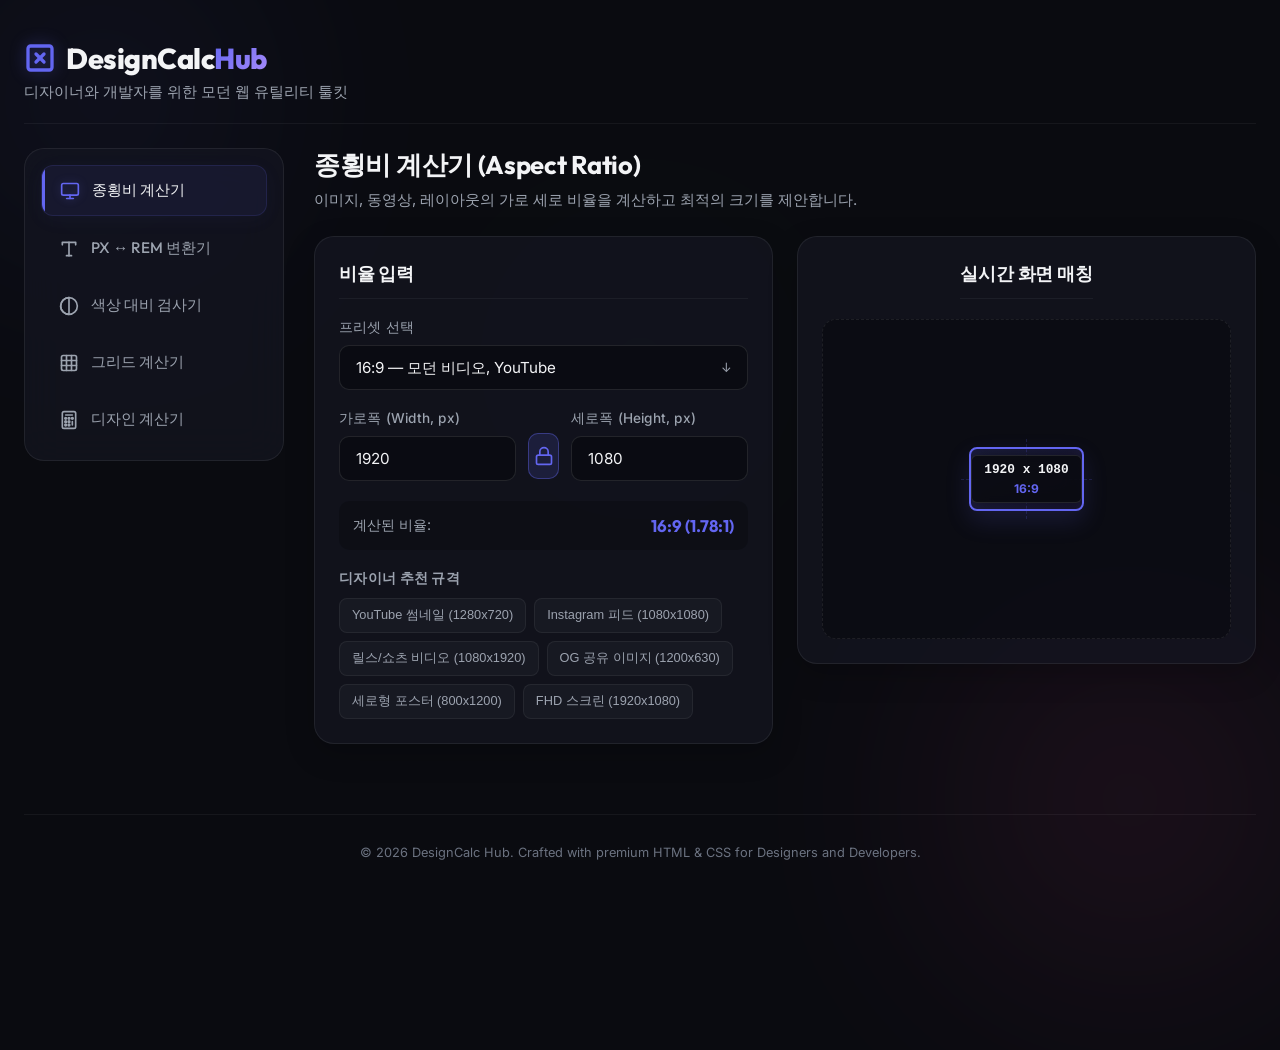
<file: index.html>
<!DOCTYPE html>
<html lang="ko">
<head>
  <meta charset="UTF-8">
  <meta name="viewport" content="width=device-width, initial-scale=1.0">
  <title>DesignCalc Hub - 디자이너를 위한 올인원 계산기</title>
  <meta name="description" content="종횡비, PX-REM 변환, 색상 대비 검사, 그리드 레이아웃, 디자인 사칙연산을 지원하는 웹 디자이너 및 퍼블리셔용 프리미엄 유틸리티 툴킷">
  <!-- Google Fonts: Outfit & Inter -->
  <link rel="preconnect" href="https://fonts.googleapis.com">
  <link rel="preconnect" href="https://fonts.gstatic.com" crossorigin>
  <link href="https://fonts.googleapis.com/css2?family=Inter:wght@300;400;500;600;700&family=Outfit:wght@300;400;500;600;700;800&display=swap" rel="stylesheet">
  <link rel="stylesheet" href="styles.css">
</head>
<body>
  <!-- Ambient Moving Blobs -->
  <div class="blobblob blob-1"></div>
  <div class="blobblob blob-2"></div>
  <div class="blobblob blob-3"></div>

  <div class="app-container">
    <!-- Header -->
    <header class="app-header">
      <div class="logo">
        <svg class="logo-icon" viewBox="0 0 24 24" fill="none" stroke="currentColor" stroke-width="2.5" stroke-linecap="round" stroke-linejoin="round">
          <rect x="3" y="3" width="18" height="18" rx="2" ry="2"/>
          <line x1="9" y1="9" x2="15" y2="15"/>
          <line x1="15" y1="9" x2="9" y2="15"/>
        </svg>
        <h1>DesignCalc<span>Hub</span></h1>
      </div>
      <p class="subtitle">디자이너와 개발자를 위한 모던 웹 유틸리티 툴킷</p>
    </header>

    <!-- Main Workspace -->
    <div class="workspace">
      <!-- Sidebar Navigation -->
      <nav class="sidebar">
        <ul class="nav-list">
          <li class="nav-item active" data-tab="aspect-ratio">
            <svg class="nav-icon" viewBox="0 0 24 24" fill="none" stroke="currentColor" stroke-width="2" stroke-linecap="round" stroke-linejoin="round">
              <rect x="2" y="3" width="20" height="14" rx="2" ry="2"/>
              <line x1="8" y1="21" x2="16" y2="21"/>
              <line x1="12" y1="17" x2="12" y2="21"/>
            </svg>
            <span>종횡비 계산기</span>
          </li>
          <li class="nav-item" data-tab="px-rem">
            <svg class="nav-icon" viewBox="0 0 24 24" fill="none" stroke="currentColor" stroke-width="2" stroke-linecap="round" stroke-linejoin="round">
              <polyline points="4 7 4 4 20 4 20 7"/>
              <line x1="9" y1="20" x2="15" y2="20"/>
              <line x1="12" y1="4" x2="12" y2="20"/>
            </svg>
            <span>PX ↔ REM 변환기</span>
          </li>
          <li class="nav-item" data-tab="contrast">
            <svg class="nav-icon" viewBox="0 0 24 24" fill="none" stroke="currentColor" stroke-width="2" stroke-linecap="round" stroke-linejoin="round">
              <circle cx="12" cy="12" r="10"/>
              <path d="M12 2a10 10 0 0 0-10 10v1a10 10 0 0 0 10 9v-20z"/>
            </svg>
            <span>색상 대비 검사기</span>
          </li>
          <li class="nav-item" data-tab="grid">
            <svg class="nav-icon" viewBox="0 0 24 24" fill="none" stroke="currentColor" stroke-width="2" stroke-linecap="round" stroke-linejoin="round">
              <rect x="3" y="3" width="18" height="18" rx="2"/>
              <line x1="9" y1="3" x2="9" y2="21"/>
              <line x1="15" y1="3" x2="15" y2="21"/>
              <line x1="3" y1="9" x2="21" y2="9"/>
              <line x1="3" y1="15" x2="21" y2="15"/>
            </svg>
            <span>그리드 계산기</span>
          </li>
          <li class="nav-item" data-tab="standard-calc">
            <svg class="nav-icon" viewBox="0 0 24 24" fill="none" stroke="currentColor" stroke-width="2" stroke-linecap="round" stroke-linejoin="round">
              <rect x="4" y="2" width="16" height="20" rx="2" ry="2"/>
              <line x1="8" y1="6" x2="16" y2="6"/>
              <line x1="16" y1="14" x2="16" y2="18"/>
              <circle cx="8" cy="10" r="1"/>
              <circle cx="12" cy="10" r="1"/>
              <circle cx="16" cy="10" r="1"/>
              <circle cx="8" cy="14" r="1"/>
              <circle cx="12" cy="14" r="1"/>
              <circle cx="8" cy="18" r="1"/>
              <circle cx="12" cy="18" r="1"/>
            </svg>
            <span>디자인 계산기</span>
          </li>
        </ul>
      </nav>

      <!-- Main Panel View -->
      <main class="panel-container">
        
        <!-- Tab 1: Aspect Ratio Calculator -->
        <section id="aspect-ratio" class="tab-panel active">
          <div class="panel-header">
            <h2>종횡비 계산기 (Aspect Ratio)</h2>
            <p>이미지, 동영상, 레이아웃의 가로 세로 비율을 계산하고 최적의 크기를 제안합니다.</p>
          </div>
          
          <div class="panel-grid-2">
            <!-- Settings Card -->
            <div class="glass-card">
              <h3 class="card-title">비율 입력</h3>
              
              <div class="form-group">
                <label>프리셋 선택</label>
                <div class="select-wrapper">
                  <select id="ar-preset">
                    <option value="custom">직접 입력 (사용자 정의)</option>
                    <option value="16:9" selected>16:9 — 모던 비디오, YouTube</option>
                    <option value="4:3">4:3 — 과거 TV, 프리젠테이션</option>
                    <option value="1:1">1:1 — 스퀘어, Instagram 피드</option>
                    <option value="9:16">9:16 — 세로 비디오, Reels, Shorts</option>
                    <option value="21:9">21:9 — 울트라와이드 모니터, 시네마</option>
                    <option value="1.91:1">1.91:1 — 링크 공유 메타 이미지</option>
                  </select>
                </div>
              </div>

              <div class="aspect-inputs-row">
                <div class="form-group">
                  <label for="ar-width">가로폭 (Width, px)</label>
                  <input type="number" id="ar-width" value="1920" min="1" step="1">
                </div>
                
                <button id="ar-lock-btn" class="lock-btn locked" title="비율 고정">
                  <svg id="lock-icon-locked" viewBox="0 0 24 24" fill="none" stroke="currentColor" stroke-width="2" stroke-linecap="round" stroke-linejoin="round">
                    <rect x="3" y="11" width="18" height="11" rx="2" ry="2"/>
                    <path d="M7 11V7a5 5 0 0 1 10 0v4"/>
                  </svg>
                  <svg id="lock-icon-unlocked" viewBox="0 0 24 24" fill="none" stroke="currentColor" stroke-width="2" stroke-linecap="round" stroke-linejoin="round" style="display:none;">
                    <rect x="3" y="11" width="18" height="11" rx="2" ry="2"/>
                    <path d="M7 11V7a5 5 0 0 1 9.9-1"/>
                  </svg>
                </button>

                <div class="form-group">
                  <label for="ar-height">세로폭 (Height, px)</label>
                  <input type="number" id="ar-height" value="1080" min="1" step="1">
                </div>
              </div>

              <div class="ratio-display-bar">
                <span>계산된 비율:</span>
                <strong id="ar-ratio-value">16:9 (1.78:1)</strong>
              </div>

              <div class="presets-section">
                <h4 class="section-title">디자이너 추천 규격</h4>
                <div class="preset-chips">
                  <button class="chip" data-w="1280" data-h="720">YouTube 썸네일 (1280x720)</button>
                  <button class="chip" data-w="1080" data-h="1080">Instagram 피드 (1080x1080)</button>
                  <button class="chip" data-w="1080" data-h="1920">릴스/쇼츠 비디오 (1080x1920)</button>
                  <button class="chip" data-w="1200" data-h="630">OG 공유 이미지 (1200x630)</button>
                  <button class="chip" data-w="800" data-h="1200">세로형 포스터 (800x1200)</button>
                  <button class="chip" data-w="1920" data-h="1080">FHD 스크린 (1920x1080)</button>
                </div>
              </div>
            </div>

            <!-- Preview Card -->
            <div class="glass-card flex-center-card">
              <h3 class="card-title">실시간 화면 매칭</h3>
              <div class="aspect-preview-container">
                <div id="ar-preview-box" class="aspect-preview-box">
                  <div class="aspect-preview-label">
                    <span id="ar-preview-dim">1920 x 1080</span>
                    <span id="ar-preview-ratio">16:9</span>
                  </div>
                </div>
              </div>
            </div>
          </div>
        </section>

        <!-- Tab 2: PX to REM Converter -->
        <section id="px-rem" class="tab-panel">
          <div class="panel-header">
            <h2>PX ↔ REM 변환기</h2>
            <p>픽셀(Pixel) 값과 상대 단위인 렘(Rem) 값을 상호 변환하고, 최적화된 반응형 폰트 코드를 생성합니다.</p>
          </div>
          
          <div class="panel-grid-2">
            <!-- Converter Card -->
            <div class="glass-card">
              <h3 class="card-title">변환기</h3>
              
              <div class="form-group">
                <label for="base-font-size">기본 브라우저 폰트 크기 (Base Size, px)</label>
                <div class="input-unit-wrapper">
                  <input type="number" id="base-font-size" value="16" min="1" step="1">
                  <span class="unit-tag">px</span>
                </div>
              </div>

              <div class="converter-box-row">
                <div class="form-group flex-1">
                  <label for="px-input">픽셀 (PX)</label>
                  <div class="input-unit-wrapper">
                    <input type="number" id="px-input" value="16" step="any">
                    <span class="unit-tag">px</span>
                  </div>
                </div>
                
                <div class="sync-icon">
                  <svg viewBox="0 0 24 24" fill="none" stroke="currentColor" stroke-width="2" stroke-linecap="round" stroke-linejoin="round">
                    <path d="M17 1v22M17 23l-4-4M17 23l4-4M7 23V1M7 1l-4 4M7 1l4 4"/>
                  </svg>
                </div>
                
                <div class="form-group flex-1">
                  <label for="rem-input">렘 (REM)</label>
                  <div class="input-unit-wrapper">
                    <input type="number" id="rem-input" value="1" step="any">
                    <span class="unit-tag">rem</span>
                  </div>
                </div>
              </div>

              <div class="code-export-section">
                <h4 class="section-title">CSS 변수 코드 자동 생성</h4>
                <div class="code-box">
                  <pre><code id="css-vars-code">/* CSS Variables Output */
:root {
  --font-size-custom: 1rem; /* 16px */
}</code></pre>
                  <button id="copy-css-btn" class="btn btn-secondary btn-sm copy-btn">
                    <span>코드 복사</span>
                  </button>
                </div>
              </div>
            </div>

            <!-- Table Card -->
            <div class="glass-card">
              <h3 class="card-title">빠른 참조 테이블</h3>
              <div class="table-container">
                <table class="quick-table">
                  <thead>
                    <tr>
                      <th>픽셀 (PX)</th>
                      <th>렘 (REM)</th>
                      <th>용도 추천</th>
                      <th>복사</th>
                    </tr>
                  </thead>
                  <tbody id="quick-rem-table-body">
                    <!-- Javascript loaded dynamic rows -->
                  </tbody>
                </table>
              </div>
            </div>
          </div>
        </section>

        <!-- Tab 3: WCAG Color Contrast Checker -->
        <section id="contrast" class="tab-panel">
          <div class="panel-header">
            <h2>WCAG 색상 대비 검사기 (Contrast Checker)</h2>
            <p>전경 글꼴 색상과 배경 색상의 명도 대비를 계산하여 웹 콘텐츠 접근성 지침(WCAG 2.1) 충족 여부를 검사합니다.</p>
          </div>
          
          <div class="panel-grid-2">
            <!-- Color Selector Card -->
            <div class="glass-card">
              <h3 class="card-title">색상 설정</h3>
              
              <div class="form-group">
                <label>글자/전경 색상 (Foreground Color)</label>
                <div class="color-picker-row">
                  <div class="color-preview-circle-wrap">
                    <input type="color" id="fg-color-picker" value="#6366f1">
                  </div>
                  <input type="text" id="fg-hex-input" class="hex-text-input" value="#6366f1" placeholder="#FFFFFF">
                </div>
              </div>

              <div class="form-group">
                <label>배경 색상 (Background Color)</label>
                <div class="color-picker-row">
                  <div class="color-preview-circle-wrap">
                    <input type="color" id="bg-color-picker" value="#0d0e12">
                  </div>
                  <input type="text" id="bg-hex-input" class="hex-text-input" value="#0d0e12" placeholder="#000000">
                </div>
              </div>

              <div class="contrast-score-block">
                <span class="score-label">계산된 명도 대비</span>
                <div class="score-display">
                  <span id="contrast-ratio-score">5.41</span>
                  <span class="score-suffix">: 1</span>
                </div>
              </div>

              <div class="compliance-results-grid">
                <div class="compliance-item" id="comp-aa-normal">
                  <span class="comp-label">AA (보통 텍스트)</span>
                  <span class="comp-status pass">통과</span>
                </div>
                <div class="compliance-item" id="comp-aa-large">
                  <span class="comp-label">AA (큰 텍스트)</span>
                  <span class="comp-status pass">통과</span>
                </div>
                <div class="compliance-item" id="comp-aaa-normal">
                  <span class="comp-label">AAA (보통 텍스트)</span>
                  <span class="comp-status fail">미달</span>
                </div>
                <div class="compliance-item" id="comp-aaa-large">
                  <span class="comp-label">AAA (큰 텍스트)</span>
                  <span class="comp-status pass">통과</span>
                </div>
              </div>
            </div>

            <!-- Preview Card -->
            <div class="glass-card flex-column-card">
              <h3 class="card-title">실시간 디자인 대비 미리보기</h3>
              
              <div id="contrast-preview-window" class="contrast-preview-window">
                <div class="sample-text-wrap">
                  <p class="sample-title">AA 등급 대비 기준 (본문 글 기준 4.5:1 이상)</p>
                  <p class="sample-desc">우리는 디자이너와 퍼블리셔가 디자인 시안을 설계하고, 접근성 가이드라인을 손쉽게 맞출 수 있도록 이 도구를 제작했습니다.</p>
                  
                  <hr class="preview-divider">
                  
                  <p class="sample-headline">큰 제목 텍스트 (18pt / 24px 이상 볼드체 - 3:1 이상)</p>
                  <p class="sample-big-text">가독성 테스트를 위한 샘플 텍스트입니다. (Bold)</p>
                </div>
              </div>

              <div class="recommendations-box">
                <h4 class="section-title">가독성 최적화 팁</h4>
                <p id="contrast-tips">선택된 색상 조화는 명도 대비율이 양호하여 웹 콘텐츠 접근성 지침(WCAG) AA 기준을 완전하게 만족합니다.</p>
              </div>
            </div>
          </div>
        </section>

        <!-- Tab 4: Grid Layout Calculator -->
        <section id="grid" class="tab-panel">
          <div class="panel-header">
            <h2>그리드 레이아웃 계산기 (CSS Grid Calculator)</h2>
            <p>컨테이너의 전체 가로폭, 그리드 컬럼 수, 거터(Gutter), 여백(Margin)을 설정하여 개별 컬럼폭을 계산하고 그리드 코드를 생성합니다.</p>
          </div>
          
          <div class="panel-grid-2">
            <!-- Inputs Card -->
            <div class="glass-card">
              <h3 class="card-title">그리드 변수 설정</h3>
              
              <div class="grid-inputs-grid">
                <div class="form-group">
                  <label for="grid-width">전체 컨테이너 폭 (px)</label>
                  <input type="number" id="grid-width" value="1200" min="100" step="1">
                </div>
                
                <div class="form-group">
                  <label for="grid-cols">컬럼 수 (Columns)</label>
                  <input type="number" id="grid-cols" value="12" min="1" max="48" step="1">
                </div>

                <div class="form-group">
                  <label for="grid-gutter">거터 폭 (Gutter, px)</label>
                  <input type="number" id="grid-gutter" value="24" min="0" step="1">
                </div>

                <div class="form-group">
                  <label for="grid-margin">바깥 여백 (Margin, px)</label>
                  <input type="number" id="grid-margin" value="32" min="0" step="1">
                </div>
              </div>

              <div class="grid-results-box">
                <div class="grid-result-item">
                  <span>단일 컬럼 너비 (Column Width):</span>
                  <strong id="grid-col-width-result">73.33 px</strong>
                </div>
                <div class="grid-result-item">
                  <span>총 컨텐츠 가로폭 (Contents Width):</span>
                  <strong id="grid-content-width-result">1136 px</strong>
                </div>
              </div>

              <div class="code-export-section">
                <h4 class="section-title">CSS Grid 코드 자동 생성</h4>
                <div class="code-box">
                  <pre><code id="grid-css-code">/* CSS Grid Generated */
.grid-container {
  display: grid;
  grid-template-columns: repeat(12, 1fr);
  gap: 24px;
  max-width: 1200px;
  padding: 0 32px;
}</code></pre>
                  <button id="copy-grid-btn" class="btn btn-secondary btn-sm copy-btn">
                    <span>코드 복사</span>
                  </button>
                </div>
              </div>
            </div>

            <!-- Preview Card -->
            <div class="glass-card flex-column-card">
              <h3 class="card-title">그리드 레이아웃 시각화</h3>
              
              <div class="grid-preview-container">
                <div id="grid-visual-track" class="grid-visual-track">
                  <!-- Javascript dynamic grid columns here -->
                </div>
              </div>
              
              <div class="grid-spec-info">
                <p>바깥쪽 패딩(여백)과 안쪽 사이 공백(거터)이 들어간 상태의 CSS 컬럼 배치 구조를 1:1 비율로 축소 표현한 미리보기입니다.</p>
              </div>
            </div>
          </div>
        </section>

        <!-- Tab 5: Standard Calculator -->
        <section id="standard-calc" class="tab-panel">
          <div class="panel-header">
            <h2>디자인 사칙연산 계산기</h2>
            <p>픽셀 단위를 더하거나, 여백 비율을 구하는 등 디자인 실무 시 빠른 사칙연산을 위해 최적화된 심플 계산기입니다.</p>
          </div>
          
          <div class="standard-calc-wrapper">
            <div class="calc-device">
              <div class="calc-display-wrap">
                <div id="calc-history" class="calc-history"></div>
                <div id="calc-screen" class="calc-screen">0</div>
              </div>
              
              <div class="calc-keyboard">
                <!-- Row 1 -->
                <button class="calc-key op-clear" data-val="C">C</button>
                <button class="calc-key op-backspace" data-val="backspace">
                  <svg viewBox="0 0 24 24" fill="none" stroke="currentColor" stroke-width="2.5" stroke-linecap="round" stroke-linejoin="round">
                    <path d="M21 4H8l-7 8 7 8h13a2 2 0 0 0 2-2V6a2 2 0 0 0-2-2z"/>
                    <line x1="18" y1="9" x2="12" y2="15"/>
                    <line x1="12" y1="9" x2="18" y2="15"/>
                  </svg>
                </button>
                <button class="calc-key op-paren" data-val="(">(</button>
                <button class="calc-key op-paren" data-val=")">)</button>
                
                <!-- Row 2 -->
                <button class="calc-key number" data-val="7">7</button>
                <button class="calc-key number" data-val="8">8</button>
                <button class="calc-key number" data-val="9">9</button>
                <button class="calc-key operator" data-val="/">÷</button>
                
                <!-- Row 3 -->
                <button class="calc-key number" data-val="4">4</button>
                <button class="calc-key number" data-val="5">5</button>
                <button class="calc-key number" data-val="6">6</button>
                <button class="calc-key operator" data-val="*">×</button>
                
                <!-- Row 4 -->
                <button class="calc-key number" data-val="1">1</button>
                <button class="calc-key number" data-val="2">2</button>
                <button class="calc-key number" data-val="3">3</button>
                <button class="calc-key operator" data-val="-">-</button>
                
                <!-- Row 5 -->
                <button class="calc-key number" data-val="0">0</button>
                <button class="calc-key number" data-val=".">.</button>
                <button class="calc-key percent" data-val="%">%</button>
                <button class="calc-key operator" data-val="+">+</button>
                
                <!-- Equals Row (colspan matching style) -->
                <button class="calc-key op-equals" data-val="=">=</button>
              </div>
            </div>
          </div>
        </section>

      </main>
    </div>

    <!-- Notification Toast -->
    <div id="toast" class="toast">코드 복사 성공!</div>

    <!-- Footer -->
    <footer class="app-footer">
      <p>&copy; 2026 DesignCalc Hub. Crafted with premium HTML & CSS for Designers and Developers.</p>
    </footer>
  </div>

  <script src="app.js"></script>
</body>
</html>
</file>
<file: styles.css>
/* Modern Designer's Calculator Hub - Design Tokens & Styles */

:root {
  /* Color System */
  --bg-primary: #0a0b10;
  --bg-secondary: rgba(20, 22, 33, 0.7);
  --bg-card: rgba(255, 255, 255, 0.03);
  --border-card: rgba(255, 255, 255, 0.07);
  --border-focus: #6366f1;
  --border-focus-glow: rgba(99, 102, 241, 0.35);
  
  --text-primary: #f3f4f6;
  --text-secondary: #9ca3af;
  --text-muted: #6b7280;
  
  --accent-indigo: #6366f1;
  --accent-indigo-hover: #4f46e5;
  --accent-emerald: #10b981;
  --accent-emerald-glow: rgba(16, 185, 129, 0.25);
  --accent-rose: #f43f5e;
  --accent-rose-glow: rgba(244, 63, 94, 0.25);
  --accent-amber: #f59e0b;
  --accent-amber-glow: rgba(245, 158, 11, 0.25);
  
  /* Font Families */
  --font-display: 'Outfit', -apple-system, BlinkMacSystemFont, "Segoe UI", Roboto, sans-serif;
  --font-body: 'Inter', -apple-system, BlinkMacSystemFont, "Segoe UI", Roboto, sans-serif;
  --font-mono: 'SFMono-Regular', Consolas, "Liberation Mono", Menlo, Courier, monospace;
}

/* Global Reset & Base */
* {
  margin: 0;
  padding: 0;
  box-sizing: border-box;
  -webkit-font-smoothing: antialiased;
  -moz-osx-font-smoothing: grayscale;
}

body {
  background-color: var(--bg-primary);
  color: var(--text-primary);
  font-family: var(--font-body);
  overflow-x: hidden;
  min-height: 100vh;
  display: flex;
  flex-direction: column;
  position: relative;
}

/* Ambient Animated Blobs */
.blobblob {
  position: absolute;
  border-radius: 50%;
  filter: blur(120px);
  z-index: -1;
  opacity: 0.15;
  pointer-events: none;
}

.blob-1 {
  width: 400px;
  height: 400px;
  background: radial-gradient(circle, var(--accent-indigo) 0%, transparent 70%);
  top: -100px;
  left: -100px;
  animation: float-blob-1 20s infinite alternate ease-in-out;
}

.blob-2 {
  width: 500px;
  height: 500px;
  background: radial-gradient(circle, #ec4899 0%, transparent 70%);
  bottom: -150px;
  right: -100px;
  animation: float-blob-2 25s infinite alternate ease-in-out;
}

.blob-3 {
  width: 300px;
  height: 300px;
  background: radial-gradient(circle, var(--accent-emerald) 0%, transparent 70%);
  top: 40%;
  left: 50%;
  transform: translate(-50%, -50%);
  opacity: 0.08;
  animation: float-blob-3 18s infinite alternate ease-in-out;
}

@keyframes float-blob-1 {
  0% { transform: translate(0, 0) scale(1); }
  100% { transform: translate(80px, 50px) scale(1.1); }
}

@keyframes float-blob-2 {
  0% { transform: translate(0, 0) scale(1); }
  100% { transform: translate(-100px, -60px) scale(0.9); }
}

@keyframes float-blob-3 {
  0% { transform: translate(-50%, -50%) rotate(0deg); }
  100% { transform: translate(-40%, -40%) rotate(180deg); }
}

/* App Layout Grid */
.app-container {
  max-width: 1400px;
  width: 100%;
  margin: 0 auto;
  padding: 40px 24px;
  display: flex;
  flex-direction: column;
  min-height: 100vh;
  gap: 24px;
}

/* Header */
.app-header {
  display: flex;
  flex-direction: column;
  gap: 6px;
  border-bottom: 1px solid rgba(255, 255, 255, 0.05);
  padding-bottom: 20px;
}

.logo {
  display: flex;
  align-items: center;
  gap: 10px;
  color: var(--text-primary);
}

.logo-icon {
  width: 32px;
  height: 32px;
  color: var(--accent-indigo);
  filter: drop-shadow(0 0 8px rgba(99, 102, 241, 0.4));
}

.logo h1 {
  font-family: var(--font-display);
  font-size: 1.8rem;
  font-weight: 800;
  letter-spacing: -0.5px;
}

.logo h1 span {
  background: linear-gradient(135deg, var(--accent-indigo) 0%, #a78bfa 100%);
  -webkit-background-clip: text;
  -webkit-text-fill-color: transparent;
}

.subtitle {
  color: var(--text-secondary);
  font-size: 0.95rem;
  font-weight: 400;
}

/* Workspace Frame */
.workspace {
  display: grid;
  grid-template-columns: 260px 1fr;
  gap: 30px;
  flex: 1;
}

/* Sidebar Navigation */
.sidebar {
  background-color: var(--bg-secondary);
  border: 1px solid var(--border-card);
  border-radius: 20px;
  padding: 16px;
  backdrop-filter: blur(20px);
  -webkit-backdrop-filter: blur(20px);
  height: fit-content;
}

.nav-list {
  list-style: none;
  display: flex;
  flex-direction: column;
  gap: 8px;
}

.nav-item {
  display: flex;
  align-items: center;
  gap: 12px;
  padding: 14px 18px;
  border-radius: 12px;
  color: var(--text-secondary);
  font-family: var(--font-display);
  font-size: 0.95rem;
  font-weight: 500;
  cursor: pointer;
  transition: all 0.25s cubic-bezier(0.4, 0, 0.2, 1);
  position: relative;
  overflow: hidden;
}

.nav-item::before {
  content: '';
  position: absolute;
  left: 0;
  top: 0;
  height: 100%;
  width: 3px;
  background-color: var(--accent-indigo);
  transform: scaleY(0);
  transition: transform 0.2s ease;
}

.nav-icon {
  width: 20px;
  height: 20px;
  stroke-width: 2;
  transition: stroke 0.2s ease;
}

.nav-item:hover {
  color: var(--text-primary);
  background-color: rgba(255, 255, 255, 0.02);
  transform: translateX(4px);
}

.nav-item.active {
  color: var(--text-primary);
  background: rgba(99, 102, 241, 0.08);
  border: 1px solid rgba(99, 102, 241, 0.15);
  box-shadow: 0 4px 20px rgba(99, 102, 241, 0.05);
}

.nav-item.active::before {
  transform: scaleY(1);
}

.nav-item.active .nav-icon {
  color: var(--accent-indigo);
  filter: drop-shadow(0 0 4px rgba(99, 102, 241, 0.3));
}

/* Panel Containers */
.panel-container {
  flex: 1;
  position: relative;
}

.tab-panel {
  display: none;
  animation: panel-fade-in 0.4s cubic-bezier(0.16, 1, 0.3, 1) forwards;
}

.tab-panel.active {
  display: block;
}

@keyframes panel-fade-in {
  from {
    opacity: 0;
    transform: translateY(12px);
  }
  to {
    opacity: 1;
    transform: translateY(0);
  }
}

.panel-header {
  margin-bottom: 24px;
}

.panel-header h2 {
  font-family: var(--font-display);
  font-size: 1.6rem;
  font-weight: 700;
  margin-bottom: 6px;
  letter-spacing: -0.3px;
}

.panel-header p {
  color: var(--text-secondary);
  font-size: 0.95rem;
  line-height: 1.5;
}

/* Two-column layout inside panels */
.panel-grid-2 {
  display: grid;
  grid-template-columns: 1fr 1fr;
  gap: 24px;
  align-items: start;
}

/* Glass Cards */
.glass-card {
  background-color: var(--bg-secondary);
  border: 1px solid var(--border-card);
  border-radius: 20px;
  padding: 24px;
  backdrop-filter: blur(20px);
  -webkit-backdrop-filter: blur(20px);
  box-shadow: 0 10px 30px rgba(0, 0, 0, 0.2);
  display: flex;
  flex-direction: column;
  gap: 20px;
  transition: border-color 0.3s ease;
}

.glass-card:hover {
  border-color: rgba(255, 255, 255, 0.1);
}

.card-title {
  font-family: var(--font-display);
  font-size: 1.15rem;
  font-weight: 600;
  letter-spacing: -0.2px;
  border-bottom: 1px solid rgba(255, 255, 255, 0.05);
  padding-bottom: 12px;
  color: var(--text-primary);
}

/* Forms & Inputs */
.form-group {
  display: flex;
  flex-direction: column;
  gap: 8px;
}

.form-group label {
  color: var(--text-secondary);
  font-size: 0.85rem;
  font-weight: 500;
  letter-spacing: 0.2px;
}

input[type="number"],
input[type="text"],
select {
  width: 100%;
  background-color: rgba(0, 0, 0, 0.35);
  border: 1px solid rgba(255, 255, 255, 0.1);
  border-radius: 10px;
  padding: 12px 16px;
  color: var(--text-primary);
  font-family: var(--font-body);
  font-size: 0.95rem;
  transition: all 0.2s ease;
  outline: none;
}

input[type="number"]:focus,
input[type="text"]:focus,
select:focus {
  border-color: var(--border-focus);
  box-shadow: 0 0 0 3px var(--border-focus-glow);
  background-color: rgba(0, 0, 0, 0.5);
}

/* Select wrapper styling for custom arrow */
.select-wrapper {
  position: relative;
}

.select-wrapper::after {
  content: '↓';
  font-size: 0.8rem;
  color: var(--text-secondary);
  position: absolute;
  right: 16px;
  top: 50%;
  transform: translateY(-50%);
  pointer-events: none;
}

select {
  appearance: none;
  -webkit-appearance: none;
  padding-right: 40px;
}

/* Layout Units tags (like px/rem tags inside inputs) */
.input-unit-wrapper {
  position: relative;
  display: flex;
  align-items: center;
}

.input-unit-wrapper input {
  padding-right: 50px;
}

.unit-tag {
  position: absolute;
  right: 16px;
  color: var(--text-muted);
  font-size: 0.85rem;
  font-weight: 600;
  pointer-events: none;
}

/* Buttons */
.btn {
  display: inline-flex;
  align-items: center;
  justify-content: center;
  gap: 8px;
  padding: 12px 24px;
  border-radius: 10px;
  font-family: var(--font-display);
  font-size: 0.95rem;
  font-weight: 600;
  cursor: pointer;
  transition: all 0.2s cubic-bezier(0.4, 0, 0.2, 1);
  border: none;
  outline: none;
}

.btn-primary {
  background: linear-gradient(135deg, var(--accent-indigo) 0%, #7c3aed 100%);
  color: #fff;
  box-shadow: 0 4px 15px rgba(99, 102, 241, 0.3);
}

.btn-primary:hover {
  transform: translateY(-1px);
  box-shadow: 0 6px 20px rgba(99, 102, 241, 0.4);
}

.btn-primary:active {
  transform: scale(0.98);
}

.btn-secondary {
  background-color: rgba(255, 255, 255, 0.05);
  border: 1px solid rgba(255, 255, 255, 0.1);
  color: var(--text-primary);
}

.btn-secondary:hover {
  background-color: rgba(255, 255, 255, 0.08);
  border-color: rgba(255, 255, 255, 0.2);
}

.btn-sm {
  padding: 8px 16px;
  font-size: 0.85rem;
  border-radius: 8px;
}

/* FLEX AND ALIGNMENT HELPERS */
.flex-1 { flex: 1; }
.flex-center-card {
  align-items: center;
  justify-content: center;
  min-height: 400px;
}
.flex-column-card {
  justify-content: space-between;
  height: 100%;
}

/* ==========================================================
   TAB 1: ASPECT RATIO CALCULATOR SPECIAL STYLES
   ========================================================== */

.aspect-inputs-row {
  display: flex;
  align-items: flex-end;
  gap: 12px;
}

.lock-btn {
  background-color: rgba(255, 255, 255, 0.05);
  border: 1px solid rgba(255, 255, 255, 0.1);
  border-radius: 10px;
  width: 46px;
  height: 46px;
  display: flex;
  align-items: center;
  justify-content: center;
  cursor: pointer;
  color: var(--text-secondary);
  transition: all 0.2s ease;
  margin-bottom: 2px;
}

.lock-btn:hover {
  background-color: rgba(255, 255, 255, 0.08);
  color: var(--text-primary);
}

.lock-btn.locked {
  background-color: rgba(99, 102, 241, 0.15);
  border-color: rgba(99, 102, 241, 0.4);
  color: var(--accent-indigo);
}

.lock-btn svg {
  width: 20px;
  height: 20px;
}

.ratio-display-bar {
  background-color: rgba(0, 0, 0, 0.2);
  border-radius: 10px;
  padding: 14px;
  display: flex;
  justify-content: space-between;
  align-items: center;
  font-size: 0.9rem;
}

.ratio-display-bar span {
  color: var(--text-secondary);
}

.ratio-display-bar strong {
  color: var(--accent-indigo);
  font-family: var(--font-display);
  font-size: 1.05rem;
}

.presets-section {
  display: flex;
  flex-direction: column;
  gap: 10px;
}

.section-title {
  color: var(--text-secondary);
  font-size: 0.85rem;
  font-weight: 600;
  letter-spacing: 0.3px;
  text-transform: uppercase;
}

.preset-chips {
  display: flex;
  flex-wrap: wrap;
  gap: 8px;
}

.chip {
  background-color: rgba(255, 255, 255, 0.03);
  border: 1px solid rgba(255, 255, 255, 0.06);
  border-radius: 8px;
  padding: 8px 12px;
  color: var(--text-secondary);
  font-size: 0.8rem;
  cursor: pointer;
  transition: all 0.2s ease;
}

.chip:hover {
  background-color: rgba(255, 255, 255, 0.08);
  border-color: rgba(255, 255, 255, 0.15);
  color: var(--text-primary);
  transform: translateY(-1px);
}

.chip:active {
  transform: scale(0.98);
}

/* Aspect Visual Preview */
.aspect-preview-container {
  width: 100%;
  height: 320px;
  display: flex;
  align-items: center;
  justify-content: center;
  background-color: rgba(0, 0, 0, 0.3);
  border-radius: 14px;
  border: 1px dashed rgba(255, 255, 255, 0.08);
  padding: 20px;
  position: relative;
  overflow: hidden;
}

.aspect-preview-box {
  background: linear-gradient(135deg, rgba(99, 102, 241, 0.12) 0%, rgba(124, 58, 237, 0.06) 100%);
  border: 2px solid var(--accent-indigo);
  border-radius: 8px;
  box-shadow: 0 10px 25px rgba(99, 102, 241, 0.15), inset 0 0 15px rgba(99, 102, 241, 0.1);
  display: flex;
  align-items: center;
  justify-content: center;
  transition: all 0.3s cubic-bezier(0.16, 1, 0.3, 1);
  max-width: 100%;
  max-height: 100%;
  position: relative;
}

/* CAD measurements lines on preview box */
.aspect-preview-box::before {
  content: '';
  position: absolute;
  left: -10px;
  right: -10px;
  top: 50%;
  height: 1px;
  border-top: 1px dashed rgba(99, 102, 241, 0.2);
  pointer-events: none;
}

.aspect-preview-box::after {
  content: '';
  position: absolute;
  top: -10px;
  bottom: -10px;
  left: 50%;
  width: 1px;
  border-left: 1px dashed rgba(99, 102, 241, 0.2);
  pointer-events: none;
}

.aspect-preview-label {
  display: flex;
  flex-direction: column;
  align-items: center;
  gap: 4px;
  background-color: rgba(10, 11, 16, 0.85);
  border: 1px solid rgba(255, 255, 255, 0.1);
  border-radius: 6px;
  padding: 6px 12px;
  backdrop-filter: blur(10px);
  z-index: 10;
}

#ar-preview-dim {
  font-family: var(--font-mono);
  font-size: 0.8rem;
  font-weight: 600;
  color: var(--text-primary);
}

#ar-preview-ratio {
  font-size: 0.75rem;
  color: var(--accent-indigo);
  font-weight: 700;
}

/* ==========================================================
   TAB 2: PX TO REM CONVERTER SPECIAL STYLES
   ========================================================== */

.converter-box-row {
  display: flex;
  align-items: center;
  gap: 16px;
  background-color: rgba(0, 0, 0, 0.15);
  border-radius: 12px;
  padding: 16px;
}

.sync-icon {
  width: 36px;
  height: 36px;
  display: flex;
  align-items: center;
  justify-content: center;
  color: var(--text-muted);
  margin-top: 20px;
}

.sync-icon svg {
  width: 20px;
  height: 20px;
}

/* Codeblock box styling */
.code-box {
  position: relative;
  background-color: #06070a;
  border: 1px solid rgba(255, 255, 255, 0.08);
  border-radius: 10px;
  padding: 16px;
  overflow: hidden;
}

.code-box pre {
  margin: 0;
  overflow-x: auto;
}

.code-box code {
  font-family: var(--font-mono);
  font-size: 0.85rem;
  color: var(--text-secondary);
  line-height: 1.5;
}

.copy-btn {
  position: absolute;
  top: 10px;
  right: 10px;
  z-index: 5;
}

/* Quick reference table styling */
.table-container {
  max-height: 380px;
  overflow-y: auto;
  border-radius: 10px;
  border: 1px solid rgba(255, 255, 255, 0.05);
}

.quick-table {
  width: 100%;
  border-collapse: collapse;
  text-align: left;
  font-size: 0.85rem;
}

.quick-table th {
  background-color: rgba(0, 0, 0, 0.3);
  color: var(--text-secondary);
  font-weight: 600;
  padding: 12px 16px;
  border-bottom: 1px solid rgba(255, 255, 255, 0.05);
  position: sticky;
  top: 0;
  z-index: 2;
}

.quick-table td {
  padding: 10px 16px;
  border-bottom: 1px solid rgba(255, 255, 255, 0.03);
  color: var(--text-primary);
  font-family: var(--font-body);
}

.quick-table tr:hover td {
  background-color: rgba(255, 255, 255, 0.02);
}

.quick-table code {
  font-family: var(--font-mono);
  background-color: rgba(255, 255, 255, 0.05);
  padding: 2px 6px;
  border-radius: 4px;
}

.table-copy-icon {
  background: none;
  border: none;
  color: var(--text-muted);
  cursor: pointer;
  padding: 4px;
  border-radius: 4px;
  transition: all 0.2s ease;
}

.table-copy-icon:hover {
  color: var(--accent-indigo);
  background-color: rgba(99, 102, 241, 0.1);
}

.table-copy-icon svg {
  width: 16px;
  height: 16px;
}

/* ==========================================================
   TAB 3: WCAG CONTRAST CHECKER SPECIAL STYLES
   ========================================================== */

.color-picker-row {
  display: flex;
  gap: 12px;
  align-items: center;
}

.color-preview-circle-wrap {
  width: 48px;
  height: 48px;
  border-radius: 12px;
  border: 1px solid rgba(255, 255, 255, 0.12);
  overflow: hidden;
  position: relative;
  cursor: pointer;
  flex-shrink: 0;
}

.color-preview-circle-wrap input[type="color"] {
  position: absolute;
  top: -10px;
  left: -10px;
  width: 70px;
  height: 70px;
  cursor: pointer;
  border: none;
}

.hex-text-input {
  font-family: var(--font-mono);
  text-transform: uppercase;
}

.contrast-score-block {
  background-color: rgba(0, 0, 0, 0.25);
  border-radius: 14px;
  padding: 18px;
  display: flex;
  flex-direction: column;
  align-items: center;
  gap: 4px;
  border: 1px solid rgba(255, 255, 255, 0.02);
}

.score-label {
  font-size: 0.8rem;
  color: var(--text-secondary);
  font-weight: 500;
  text-transform: uppercase;
  letter-spacing: 0.5px;
}

.score-display {
  display: flex;
  align-items: baseline;
  color: var(--text-primary);
}

#contrast-ratio-score {
  font-family: var(--font-display);
  font-size: 2.6rem;
  font-weight: 800;
}

.score-suffix {
  font-size: 1.4rem;
  color: var(--text-muted);
  font-weight: 700;
  margin-left: 4px;
}

.compliance-results-grid {
  display: grid;
  grid-template-columns: 1fr 1fr;
  gap: 12px;
}

.compliance-item {
  background-color: rgba(255, 255, 255, 0.02);
  border: 1px solid rgba(255, 255, 255, 0.05);
  border-radius: 10px;
  padding: 12px;
  display: flex;
  justify-content: space-between;
  align-items: center;
  font-size: 0.85rem;
}

.comp-label {
  color: var(--text-secondary);
  font-weight: 500;
}

.comp-status {
  padding: 2px 8px;
  border-radius: 6px;
  font-size: 0.75rem;
  font-weight: 700;
  text-transform: uppercase;
}

.comp-status.pass {
  background-color: rgba(16, 185, 129, 0.12);
  color: var(--accent-emerald);
  border: 1px solid rgba(16, 185, 129, 0.25);
  box-shadow: 0 0 10px rgba(16, 185, 129, 0.1);
}

.comp-status.fail {
  background-color: rgba(244, 63, 94, 0.12);
  color: var(--accent-rose);
  border: 1px solid rgba(244, 63, 94, 0.25);
  box-shadow: 0 0 10px rgba(244, 63, 94, 0.1);
}

/* Color contrast checker live rendering area */
.contrast-preview-window {
  border-radius: 14px;
  padding: 24px;
  border: 1px solid rgba(255, 255, 255, 0.08);
  min-height: 220px;
  display: flex;
  flex-direction: column;
  justify-content: center;
  transition: all 0.2s ease;
}

.sample-text-wrap {
  display: flex;
  flex-direction: column;
  gap: 12px;
}

.sample-title {
  font-size: 0.75rem;
  font-weight: 700;
  text-transform: uppercase;
  letter-spacing: 0.5px;
  opacity: 0.8;
}

.sample-desc {
  font-size: 0.95rem;
  line-height: 1.6;
  font-weight: 400;
}

.preview-divider {
  border: 0;
  height: 1px;
  opacity: 0.25;
  background-color: currentColor;
  margin: 8px 0;
}

.sample-headline {
  font-size: 0.75rem;
  font-weight: 700;
  text-transform: uppercase;
  letter-spacing: 0.5px;
  opacity: 0.8;
}

.sample-big-text {
  font-family: var(--font-display);
  font-size: 1.35rem;
  font-weight: 700;
  letter-spacing: -0.2px;
  line-height: 1.3;
}

.recommendations-box {
  background-color: rgba(255, 255, 255, 0.02);
  border: 1px solid rgba(255, 255, 255, 0.05);
  border-radius: 12px;
  padding: 16px;
  margin-top: 16px;
}

#contrast-tips {
  font-size: 0.85rem;
  color: var(--text-secondary);
  line-height: 1.5;
}

/* ==========================================================
   TAB 4: GRID LAYOUT CALCULATOR SPECIAL STYLES
   ========================================================== */

.grid-inputs-grid {
  display: grid;
  grid-template-columns: 1fr 1fr;
  gap: 16px;
}

.grid-results-box {
  background-color: rgba(0, 0, 0, 0.25);
  border-radius: 12px;
  padding: 16px;
  display: flex;
  flex-direction: column;
  gap: 10px;
}

.grid-result-item {
  display: flex;
  justify-content: space-between;
  align-items: center;
  font-size: 0.9rem;
}

.grid-result-item span {
  color: var(--text-secondary);
}

.grid-result-item strong {
  color: var(--accent-emerald);
  font-family: var(--font-mono);
}

/* Grid layout simulator visual track */
.grid-preview-container {
  background-color: rgba(0, 0, 0, 0.4);
  border-radius: 14px;
  border: 1px solid rgba(255, 255, 255, 0.05);
  padding: 24px 16px;
  height: 240px;
  display: flex;
  align-items: stretch;
  position: relative;
  overflow: hidden;
}

.grid-visual-track {
  width: 100%;
  height: 100%;
  display: flex;
  align-items: stretch;
  transition: all 0.3s cubic-bezier(0.16, 1, 0.3, 1);
}

.grid-preview-col {
  background: linear-gradient(180deg, rgba(99, 102, 241, 0.15) 0%, rgba(99, 102, 241, 0.05) 100%);
  border-left: 1px dashed rgba(99, 102, 241, 0.35);
  border-right: 1px dashed rgba(99, 102, 241, 0.35);
  border-radius: 3px;
  position: relative;
  flex: 1;
}

.grid-preview-gutter {
  background-color: rgba(244, 63, 94, 0.05);
  border-left: 1px dotted rgba(244, 63, 94, 0.2);
  border-right: 1px dotted rgba(244, 63, 94, 0.2);
  flex-shrink: 0;
}

.grid-preview-margin-left,
.grid-preview-margin-right {
  background-color: rgba(245, 158, 11, 0.04);
  border: 1px dotted rgba(245, 158, 11, 0.15);
  flex-shrink: 0;
}

.grid-spec-info {
  margin-top: 16px;
  font-size: 0.8rem;
  color: var(--text-muted);
  line-height: 1.4;
  text-align: center;
}

/* ==========================================================
   TAB 5: DESIGN CALCULATOR SPECIAL STYLES
   ========================================================== */

.standard-calc-wrapper {
  display: flex;
  justify-content: center;
  padding: 10px 0;
}

.calc-device {
  background-color: rgba(20, 22, 33, 0.85);
  border: 1px solid rgba(255, 255, 255, 0.09);
  box-shadow: 0 25px 60px rgba(0, 0, 0, 0.45);
  border-radius: 24px;
  width: 320px;
  padding: 16px;
  display: flex;
  flex-direction: column;
  gap: 16px;
  backdrop-filter: blur(20px);
  -webkit-backdrop-filter: blur(20px);
}

.calc-display-wrap {
  background-color: rgba(0, 0, 0, 0.45);
  border: 1px solid rgba(255, 255, 255, 0.04);
  border-radius: 16px;
  padding: 16px;
  display: flex;
  flex-direction: column;
  align-items: flex-end;
  justify-content: center;
  min-height: 86px;
  word-break: break-all;
}

.calc-history {
  font-family: var(--font-mono);
  font-size: 0.75rem;
  color: var(--text-muted);
  min-height: 14px;
  letter-spacing: 0.5px;
}

.calc-screen {
  font-family: var(--font-mono);
  font-size: 1.8rem;
  font-weight: 700;
  color: var(--text-primary);
  margin-top: 4px;
  overflow: hidden;
  text-overflow: ellipsis;
  white-space: nowrap;
  width: 100%;
  text-align: right;
}

.calc-keyboard {
  display: grid;
  grid-template-columns: repeat(4, 1fr);
  gap: 10px;
}

.calc-key {
  aspect-ratio: 1;
  border-radius: 12px;
  font-family: var(--font-display);
  font-size: 1.15rem;
  font-weight: 600;
  display: flex;
  align-items: center;
  justify-content: center;
  cursor: pointer;
  transition: all 0.15s ease;
  border: none;
  outline: none;
}

/* Key Colors and Themes */
.calc-key.number {
  background-color: rgba(255, 255, 255, 0.04);
  border: 1px solid rgba(255, 255, 255, 0.05);
  color: var(--text-primary);
}

.calc-key.number:hover {
  background-color: rgba(255, 255, 255, 0.08);
}

.calc-key.operator {
  background-color: rgba(99, 102, 241, 0.1);
  border: 1px solid rgba(99, 102, 241, 0.15);
  color: var(--accent-indigo);
}

.calc-key.operator:hover {
  background-color: rgba(99, 102, 241, 0.2);
  color: #fff;
}

.calc-key.percent,
.calc-key.op-paren {
  background-color: rgba(255, 255, 255, 0.02);
  border: 1px solid rgba(255, 255, 255, 0.03);
  color: var(--text-secondary);
}

.calc-key.percent:hover,
.calc-key.op-paren:hover {
  background-color: rgba(255, 255, 255, 0.06);
}

.calc-key.op-clear {
  background-color: rgba(244, 63, 94, 0.1);
  border: 1px solid rgba(244, 63, 94, 0.15);
  color: var(--accent-rose);
}

.calc-key.op-clear:hover {
  background-color: rgba(244, 63, 94, 0.25);
  color: #fff;
}

.calc-key.op-backspace {
  background-color: rgba(245, 158, 11, 0.1);
  border: 1px solid rgba(245, 158, 11, 0.15);
  color: var(--accent-amber);
}

.calc-key.op-backspace:hover {
  background-color: rgba(245, 158, 11, 0.25);
  color: #fff;
}

.calc-key.op-backspace svg {
  width: 18px;
  height: 18px;
}

.calc-key.op-equals {
  grid-column: span 4;
  aspect-ratio: auto;
  height: 48px;
  background: linear-gradient(135deg, var(--accent-indigo) 0%, #7c3aed 100%);
  color: #fff;
  box-shadow: 0 4px 12px rgba(99, 102, 241, 0.25);
  border-radius: 12px;
}

.calc-key.op-equals:hover {
  box-shadow: 0 6px 16px rgba(99, 102, 241, 0.35);
  transform: translateY(-1px);
}

.calc-key:active {
  transform: scale(0.93);
}

/* ==========================================================
   TOAST AND FOOTER AND GLOBAL
   ========================================================== */

.toast {
  position: fixed;
  bottom: 30px;
  left: 50%;
  transform: translate(-50%, 50px);
  background-color: rgba(10, 11, 16, 0.95);
  border: 1px solid var(--accent-emerald);
  box-shadow: 0 8px 24px rgba(16, 185, 129, 0.25);
  color: var(--accent-emerald);
  font-family: var(--font-display);
  font-size: 0.9rem;
  font-weight: 600;
  padding: 12px 24px;
  border-radius: 10px;
  pointer-events: none;
  opacity: 0;
  z-index: 999;
  transition: transform 0.35s cubic-bezier(0.175, 0.885, 0.32, 1.275), opacity 0.3s ease;
}

.toast.show {
  transform: translate(-50%, 0);
  opacity: 1;
}

.app-footer {
  text-align: center;
  padding-top: 30px;
  margin-top: auto;
  border-top: 1px solid rgba(255, 255, 255, 0.05);
  color: var(--text-muted);
  font-size: 0.8rem;
}

/* Custom scrollbars */
::-webkit-scrollbar {
  width: 6px;
  height: 6px;
}

::-webkit-scrollbar-track {
  background: transparent;
}

::-webkit-scrollbar-thumb {
  background: rgba(255, 255, 255, 0.1);
  border-radius: 4px;
}

::-webkit-scrollbar-thumb:hover {
  background: rgba(255, 255, 255, 0.2);
}

/* Responsive layouts */
@media (max-width: 1024px) {
  .workspace {
    grid-template-columns: 1fr;
  }
  
  .sidebar {
    height: auto;
  }
  
  .nav-list {
    flex-direction: row;
    overflow-x: auto;
    padding-bottom: 4px;
    gap: 12px;
  }
  
  .nav-item {
    flex-shrink: 0;
    padding: 10px 16px;
  }
  
  .nav-item::before {
    left: 0;
    top: auto;
    bottom: 0;
    height: 3px;
    width: 100%;
    transform: scaleX(0);
  }
  
  .nav-item.active::before {
    transform: scaleX(1);
  }
  
  .nav-item:hover {
    transform: translateY(-2px);
  }
}

@media (max-width: 768px) {
  .panel-grid-2 {
    grid-template-columns: 1fr;
  }
  
  .app-container {
    padding: 20px 16px;
  }
}
</file>
